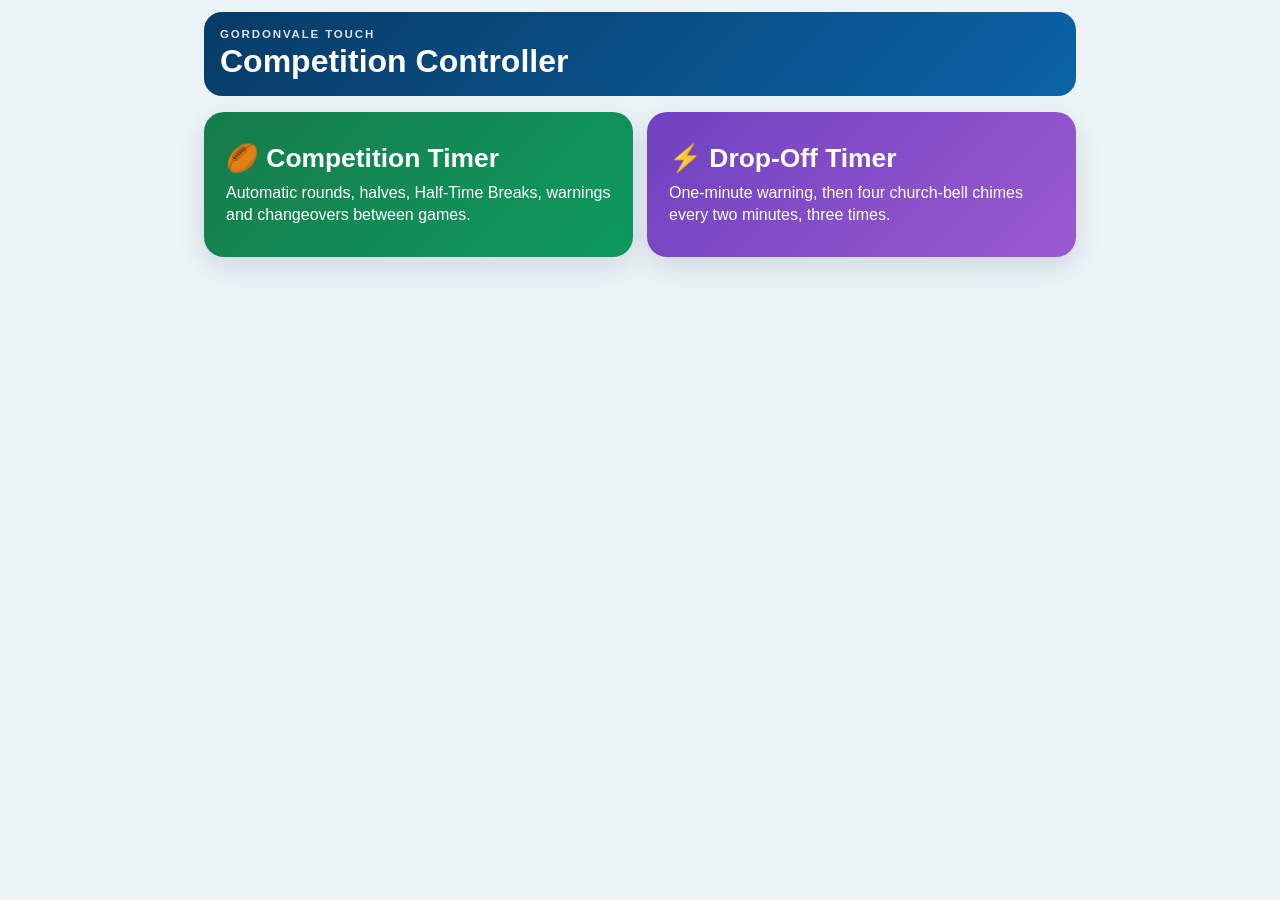
<file: index.html>
<!doctype html>
<html lang="en-AU">
<head>
<meta charset="utf-8">
<meta name="viewport" content="width=device-width,initial-scale=1,viewport-fit=cover,user-scalable=no">
<meta name="theme-color" content="#083b66">
<meta name="apple-mobile-web-app-capable" content="yes">
<meta name="apple-mobile-web-app-status-bar-style" content="black-translucent">
<meta name="apple-mobile-web-app-title" content="Touch Timer">
<link rel="manifest" href="manifest.webmanifest">
<link rel="apple-touch-icon" href="icon-192.png">
<title>Gordonvale Touch Timer</title>
<style>
:root{--navy:#083b66;--blue:#0b63a7;--green:#167c4b;--yellow:#d89c00;--red:#a92d2d;--purple:#6f42c1;--panel:#fff;--bg:#edf4f8;--ink:#102535;--muted:#607380;--accent:var(--navy)}
*{box-sizing:border-box;-webkit-tap-highlight-color:transparent}html,body{min-height:100%}body{margin:0;font-family:-apple-system,BlinkMacSystemFont,"Segoe UI",sans-serif;background:var(--bg);color:var(--ink);overscroll-behavior:none}button,input,select{font:inherit}.app{max-width:900px;margin:auto;padding:calc(12px + env(safe-area-inset-top)) 14px calc(28px + env(safe-area-inset-bottom))}.top{display:flex;justify-content:space-between;align-items:center;gap:10px;background:linear-gradient(135deg,var(--navy),var(--blue));color:#fff;padding:16px;border-radius:18px}.eyebrow{font-size:.72rem;font-weight:900;letter-spacing:.16em;opacity:.85}.top h1{margin:3px 0 0;font-size:clamp(1.25rem,5vw,2rem)}.home{display:grid;gap:14px;margin-top:16px}.mode{border:0;border-radius:20px;padding:22px;text-align:left;color:#fff;min-height:145px;box-shadow:0 10px 28px rgba(23,56,77,.15)}.mode strong{display:block;font-size:1.65rem;margin-bottom:8px}.mode span{display:block;line-height:1.35}.mode.competition{background:linear-gradient(135deg,var(--green),#0e9a60)}.mode.dropoff{background:linear-gradient(135deg,var(--purple),#9b59d0)}.card{background:var(--panel);border-radius:18px;box-shadow:0 8px 25px rgba(23,56,77,.08);padding:16px}.timer-view{display:none}.timer-view.active{display:block}.hero{margin-top:14px;text-align:center;border-top:8px solid var(--accent)}.round{font-weight:900;letter-spacing:.11em;color:var(--accent);font-size:clamp(1rem,4vw,1.6rem)}.stage{font-size:clamp(1.3rem,5vw,2.25rem);font-weight:850;margin-top:8px}.clock{font-variant-numeric:tabular-nums;font-weight:950;font-size:clamp(4.8rem,22vw,10rem);line-height:.95;margin:16px 0;color:var(--accent)}.next{color:var(--muted);font-size:1rem;min-height:24px}.bar{height:12px;background:#dfe9ef;border-radius:99px;overflow:hidden;margin-top:18px}.fill{height:100%;width:0;background:var(--accent);transition:width .2s linear}.grid{display:grid;grid-template-columns:repeat(2,minmax(0,1fr));gap:10px;margin-top:12px}.btn{border:0;border-radius:14px;padding:15px 10px;font-weight:850;background:#dfeaf1;color:#17384d;min-height:52px}.btn.primary{background:var(--accent);color:#fff}.btn.danger{background:#f4dcdc;color:#7f1c1c}.btn.dark{background:#17384d;color:#fff}.btn.wide{grid-column:1/-1;font-size:1.12rem}.btn:active,.mode:active{transform:scale(.985)}.btn:disabled{opacity:.5}.settings{margin-top:12px}.settings h2{margin:0 0 12px;font-size:1.1rem}.settings-grid{display:grid;grid-template-columns:repeat(2,minmax(0,1fr));gap:10px}.field{display:flex;flex-direction:column;gap:6px}.field label{font-weight:750;font-size:.88rem}.field select,.field input[type=number]{padding:12px;border:1px solid #c7d5de;border-radius:12px;background:#fff}.toggle{display:flex;justify-content:space-between;align-items:center;border:1px solid #d6e1e7;border-radius:12px;padding:12px}.toggle input{width:24px;height:24px}.status{margin:12px 2px 0;color:var(--muted);text-align:center;min-height:24px}.footer{font-size:.82rem;color:var(--muted);margin-top:10px;text-align:center}.hidden{display:none!important}.back{background:rgba(255,255,255,.18);color:#fff;border:1px solid rgba(255,255,255,.28);padding:10px 12px;border-radius:12px;font-weight:800}.audio-lock{margin-top:12px;background:#fff5d8;border:1px solid #f0cf65;border-radius:14px;padding:12px;text-align:center}.audio-lock button{margin-top:8px}.drop-sequence{margin-top:10px;font-size:.9rem;color:var(--muted);text-align:center}.save-defaults{width:100%;margin-top:12px}
@media(min-width:720px){.home{grid-template-columns:1fr 1fr}.grid{grid-template-columns:repeat(4,1fr)}.btn.wide{grid-column:span 2}.settings-grid{grid-template-columns:repeat(4,1fr)}}
@media(max-width:470px){.settings-grid{grid-template-columns:1fr}.clock{font-size:22vw}.top h1{font-size:1.15rem}}
</style>
</head>
<body>
<audio id="warningBellAudio" preload="auto" playsinline src="warning-three-bells.wav"></audio>
<audio id="fourBellAudio" preload="auto" playsinline src="four-church-bells.wav"></audio>
<audio id="announcementAudio" preload="auto" playsinline src="one-minute-warning.mp3"></audio>
<main class="app">
<header class="top"><div><div class="eyebrow">GORDONVALE TOUCH</div><h1 id="appTitle">Competition Controller</h1></div><button id="backBtn" class="back hidden">Home</button></header>
<section id="home" class="home">
<button id="competitionMode" class="mode competition"><strong>🏉 Competition Timer</strong><span>Automatic rounds, halves, Half-Time Breaks, warnings and changeovers between games.</span></button>
<button id="dropoffMode" class="mode dropoff"><strong>⚡ Drop-Off Timer</strong><span>One-minute warning, then four church-bell chimes every two minutes, three times.</span></button>
</section>
<section id="timerView" class="timer-view">
<div id="audioLock" class="audio-lock"><strong>Enable sound before starting</strong><br><span>iPhone requires one tap to unlock the church bells and voice.</span><br><button id="enableAudio" class="btn dark">Enable & Test Sound</button></div>
<section class="card hero">
<div id="roundLabel" class="round">READY</div>
<div id="stageLabel" class="stage">Choose a timer</div>
<div id="clock" class="clock">00:00</div>
<div id="nextLabel" class="next"></div>
<div class="bar"><div id="progress" class="fill"></div></div>
</section>
<section class="grid">
<button id="startPause" class="btn primary wide">Start</button>
<button id="manualHorn" class="btn">Four Bell Chimes</button>
<button id="manualVoice" class="btn">Announcement</button>
<button id="minusMinute" class="btn">−1 minute</button>
<button id="plusMinute" class="btn">+1 minute</button>
<button id="skip" class="btn">Next Stage</button>
<button id="reset" class="btn danger">Reset</button>
</section>
<section id="competitionSettings" class="card settings">
<h2>Competition settings</h2>
<div class="settings-grid">
<div class="field"><label for="rounds">Rounds</label><select id="rounds"><option>1</option><option>2</option><option selected>3</option><option>4</option><option>5</option><option>6</option></select></div>
<div class="field"><label for="halfMinutes">Half length</label><select id="halfMinutes"><option>10</option><option>15</option><option selected>20</option><option>25</option><option>30</option></select></div>
<div class="field"><label for="halftimeMinutes">Half-Time Break</label><select id="halftimeMinutes"><option>1</option><option>2</option><option>3</option><option>4</option><option selected>5</option><option>6</option><option>7</option><option>8</option><option>9</option><option>10</option></select></div>
<div class="field"><label for="changeMinutes">Changeover between Games</label><select id="changeMinutes"><option>1</option><option>2</option><option>3</option><option>4</option><option>5</option><option>6</option><option>7</option><option>8</option><option>9</option><option selected>10</option><option>11</option><option>12</option><option>13</option><option>14</option><option>15</option></select></div>
<div class="toggle"><span><strong>1-minute warning</strong><br><small>Before each half</small></span><input id="warningEnabled" type="checkbox" checked></div>
<div class="toggle"><span><strong>Voice</strong><br><small>Warning message</small></span><input id="voiceEnabled" type="checkbox" checked></div>
<div class="field"><label for="hornVolume">Church bell volume</label><input id="hornVolume" type="range" min="0.1" max="1" value="0.65" step="0.05"></div>
<div class="field"><label>Voice announcement</label><div class="toggle"><span><strong>MP3 voice file</strong><br><small>one-minute-warning.mp3</small></span></div></div>
</div>
<button id="saveDefaults" class="btn dark save-defaults">Save as Default</button>
</section>
<section id="dropoffSettings" class="card settings hidden">
<h2>Drop-Off settings</h2>
<div class="settings-grid">
<div class="field"><label for="dropWarningMinutes">Warning length</label><select id="dropWarningMinutes"><option selected>1</option><option>2</option></select></div>
<div class="field"><label for="dropIntervalMinutes">Bell interval</label><select id="dropIntervalMinutes"><option>1</option><option selected>2</option><option>3</option></select></div>
<div class="field"><label for="dropHornCount">Number of bell signals</label><select id="dropHornCount"><option>1</option><option>2</option><option selected>3</option><option>4</option><option>5</option></select></div>
<div class="toggle"><span><strong>Warning voice</strong><br><small>Players take the field</small></span><input id="dropVoiceEnabled" type="checkbox" checked></div>
</div>
<div class="drop-sequence">Default: three warning chimes and announcement → four chimes → 2 minutes → four chimes → 2 minutes → four chimes → 2 minutes → final four chimes. No “drop-off complete” voice.</div>
</section>
<div id="status" class="status">Select a timer mode.</div>
<div class="footer">Keep the iPhone screen awake and volume turned up. Connect to the PA using AUX/LINE IN or Bluetooth.</div>
</section>
</main>
<script>
(()=>{
const $=id=>document.getElementById(id);
let mode=null,stages=[],index=0,remaining=0,running=false,timer=null,endAt=0,audioUnlocked=false;
const warningBellAudio=$('warningBellAudio'),fourBellAudio=$('fourBellAudio'),announcementAudio=$('announcementAudio');
const els={home:$('home'),view:$('timerView'),title:$('appTitle'),back:$('backBtn'),round:$('roundLabel'),stage:$('stageLabel'),clock:$('clock'),next:$('nextLabel'),progress:$('progress'),status:$('status'),start:$('startPause'),compSettings:$('competitionSettings'),dropSettings:$('dropoffSettings'),audioLock:$('audioLock')};
const defaultSettingIds=['rounds','halfMinutes','halftimeMinutes','changeMinutes','warningEnabled','voiceEnabled','hornVolume'];

function fmt(s){s=Math.max(0,Math.ceil(s));return String(Math.floor(s/60)).padStart(2,'0')+':'+String(s%60).padStart(2,'0')}

function playAudio(audio,statusText,done){
  try{
    warningBellAudio.pause();fourBellAudio.pause();announcementAudio.pause();
    audio.currentTime=0;
    audio.volume=+$('hornVolume').value;
    const p=audio.play();
    if(p&&typeof p.then==='function'){
      p.then(()=>{
        els.status.textContent=statusText;
        const finish=()=>{audio.removeEventListener('ended',finish);if(done)done()};
        audio.addEventListener('ended',finish,{once:true});
      }).catch(()=>{
        els.status.textContent='Bell sound was blocked. Tap Enable & Test Sound again.';
        if(done)done();
      });
    }
  }catch(e){
    els.status.textContent='Bell sound could not start. Tap Enable & Test Sound.';
    if(done)done();
  }
}

function horn(done){playAudio(fourBellAudio,'Four church-bell chimes playing.',done)}

function playAnnouncement(done){
  const enabled=mode==='dropoff' ? $('dropVoiceEnabled').checked : $('voiceEnabled').checked;
  if(!enabled){if(done)done();return}
  announcementAudio.pause();
  announcementAudio.currentTime=0;
  announcementAudio.volume=1;
  const p=announcementAudio.play();
  if(p&&typeof p.then==='function'){
    p.then(()=>{
      els.status.textContent='Voice announcement playing.';
      const finish=()=>{announcementAudio.removeEventListener('ended',finish);if(done)done()};
      announcementAudio.addEventListener('ended',finish,{once:true});
    }).catch(()=>{
      els.status.textContent='Announcement was blocked. Tap Enable & Test Sound again.';
      if(done)done();
    });
  }
}

function warningSequence(){
  const enabled=mode==='dropoff' ? $('dropVoiceEnabled').checked : $('voiceEnabled').checked;
  playAudio(warningBellAudio,'Three warning chimes playing.',()=>{if(enabled)playAnnouncement()});
}

async function unlockAudio(){
  try{
    fourBellAudio.volume=+$('hornVolume').value;
    fourBellAudio.currentTime=0;
    await fourBellAudio.play();
    audioUnlocked=true;
    els.audioLock.classList.add('hidden');
    els.status.textContent='Four church-bell chimes test playing. Sound is enabled.';
  }catch(e){
    audioUnlocked=false;
    els.status.textContent='Safari blocked the bells. Tap Enable & Test Sound again.';
  }
}

function buildCompetition(){
  stages=[];
  const rounds=+$('rounds').value;
  const half=+$('halfMinutes').value*60;
  const halfTime=+$('halftimeMinutes').value*60;
  const change=+$('changeMinutes').value*60;

  for(let r=1;r<=rounds;r++){
    if($('warningEnabled').checked){
      stages.push({label:`ROUND ${r} OF ${rounds}`,name:'One-minute warning',sec:60,type:'warning',hornAtEnd:true,warningAtStart:true,next:`Round ${r} first half`});
    }
    stages.push({label:`ROUND ${r} OF ${rounds}`,name:'First half',sec:half,type:'play',hornAtEnd:true,next:'Half-Time Break'});
    stages.push({label:`ROUND ${r} OF ${rounds}`,name:'Half-Time Break',sec:halfTime,type:'break',hornAtEnd:true,next:'Second half'});
    if($('warningEnabled').checked){
      stages.push({label:`ROUND ${r} OF ${rounds}`,name:'One-minute warning',sec:60,type:'warning',hornAtEnd:true,warningAtStart:true,next:`Round ${r} second half`});
    }
    stages.push({label:`ROUND ${r} OF ${rounds}`,name:'Second half',sec:half,type:'play',hornAtEnd:true,next:r<rounds?'Changeover between Games':'Competition complete'});
    if(r<rounds){
      stages.push({label:`NEXT: ROUND ${r+1}`,name:'Changeover between Games',sec:change,type:'break',hornAtEnd:false,next:`Round ${r+1}`});
    }
  }
  resetState();
}

function buildDropoff(){
  stages=[];
  const w=+$('dropWarningMinutes').value*60,interval=+$('dropIntervalMinutes').value*60,count=+$('dropHornCount').value;
  stages.push({label:'DROP-OFF TIMER',name:'One-minute warning',sec:w,type:'warning',hornAtEnd:true,warningAtStart:true,next:'Drop-off starts'});
  for(let n=1;n<=count;n++){
    stages.push({label:'DROP-OFF TIMER',name:`Drop-off period ${n} of ${count}`,sec:interval,type:'dropoff',hornAtEnd:true,next:n<count?`Bell signal ${n+1} of ${count}`:'Drop-off complete'});
  }
  resetState();
}

function saveDefaults(){
  const saved={};
  defaultSettingIds.forEach(id=>{
    const el=$(id);
    saved[id]=el.type==='checkbox'?el.checked:el.value;
  });
  localStorage.setItem('gordonvaleTouchTimerDefaults',JSON.stringify(saved));
  els.status.textContent='Competition settings saved as your defaults.';
}

function loadDefaults(){
  try{
    const saved=JSON.parse(localStorage.getItem('gordonvaleTouchTimerDefaults')||'{}');
    defaultSettingIds.forEach(id=>{
      const el=$(id);
      if(saved[id]===undefined)return;
      if(el.type==='checkbox')el.checked=Boolean(saved[id]);
      else el.value=String(saved[id]);
    });
  }catch(e){
    localStorage.removeItem('gordonvaleTouchTimerDefaults');
  }
}

function resetState(){clearInterval(timer);running=false;index=0;remaining=stages[0]?.sec||0;render()}

function setMode(m){
  mode=m;els.home.classList.add('hidden');els.view.classList.add('active');els.back.classList.remove('hidden');
  els.compSettings.classList.toggle('hidden',m!=='competition');els.dropSettings.classList.toggle('hidden',m!=='dropoff');
  els.title.textContent=m==='competition'?'Competition Controller':'Drop-Off Timer';
  document.documentElement.style.setProperty('--accent',m==='competition'?'var(--green)':'var(--purple)');
  m==='competition'?buildCompetition():buildDropoff();
  els.status.textContent='Tap Enable & Test Sound before starting.';
}

function goHome(){pause();mode=null;els.view.classList.remove('active');els.home.classList.remove('hidden');els.back.classList.add('hidden');els.title.textContent='Competition Controller';els.status.textContent='Select a timer mode.'}

function render(){
  const s=stages[index];
  document.body.dataset.state=s?.type||'finished';
  els.round.textContent=s?s.label:(mode==='dropoff'?'DROP-OFF COMPLETE':'COMPETITION COMPLETE');
  els.stage.textContent=s?s.name:'Complete';
  els.clock.textContent=fmt(remaining);
  els.next.textContent=s?`Next: ${s.next}`:'No voice announcement';
  els.progress.style.width=s&&s.sec?`${Math.min(100,Math.max(0,(1-remaining/s.sec)*100))}%`:'100%';
  els.start.textContent=running?'Pause':index>=stages.length?'Finished':(index===0&&remaining===stages[0]?.sec?'Start':'Resume');
  els.start.disabled=index>=stages.length;
}

function start(initial=false){
  if(!audioUnlocked){els.status.textContent='Tap Enable & Test Sound first so iPhone permits audio.';return}
  const s=stages[index];if(!s)return;
  if(initial&&s.warningAtStart)warningSequence();
  running=true;endAt=Date.now()+remaining*1000;clearInterval(timer);timer=setInterval(tick,200);render();
}
function pause(){if(running)remaining=Math.max(0,(endAt-Date.now())/1000);running=false;clearInterval(timer);render()}
function tick(){remaining=Math.max(0,(endAt-Date.now())/1000);if(remaining<=0){clearInterval(timer);completeStage()}render()}

function completeStage(){
  const finished=stages[index];
  const proceed=()=>{
    index++;
    if(index>=stages.length){
      running=false;remaining=0;render();
      els.status.textContent=mode==='dropoff'?'Drop-off complete. No voice announcement.':'Competition complete.';
      return;
    }
    remaining=stages[index].sec;
    const nextStage=stages[index];
    if(nextStage.warningAtStart)warningSequence();
    running=true;endAt=Date.now()+remaining*1000;clearInterval(timer);timer=setInterval(tick,200);render();
  };
  if(finished?.hornAtEnd)horn(proceed);else proceed();
}

$('competitionMode').onclick=()=>setMode('competition');
$('dropoffMode').onclick=()=>setMode('dropoff');
els.back.onclick=goHome;
$('enableAudio').onclick=unlockAudio;
els.start.onclick=()=>running?pause():start(index===0&&remaining===stages[0]?.sec);
$('manualHorn').onclick=()=>horn();
$('manualVoice').onclick=()=>playAnnouncement();
$('skip').onclick=()=>{clearInterval(timer);running=false;completeStage()};
$('reset').onclick=()=>mode==='competition'?buildCompetition():buildDropoff();
$('plusMinute').onclick=()=>{remaining+=60;if(running)endAt+=60000;render()};
$('minusMinute').onclick=()=>{remaining=Math.max(0,remaining-60);if(running)endAt=Math.max(Date.now(),endAt-60000);render()};
$('saveDefaults').onclick=saveDefaults;
['rounds','halfMinutes','halftimeMinutes','changeMinutes','warningEnabled'].forEach(id=>$(id).onchange=()=>{if(mode==='competition'&&!running)buildCompetition()});
['dropWarningMinutes','dropIntervalMinutes','dropHornCount'].forEach(id=>$(id).onchange=()=>{if(mode==='dropoff'&&!running)buildDropoff()});
document.addEventListener('visibilitychange',()=>{if(!document.hidden&&running)tick()});
loadDefaults();
if('serviceWorker'in navigator)navigator.serviceWorker.register('./sw.js').catch(()=>{});
})();
</script>
</body>
</html>
</file>
